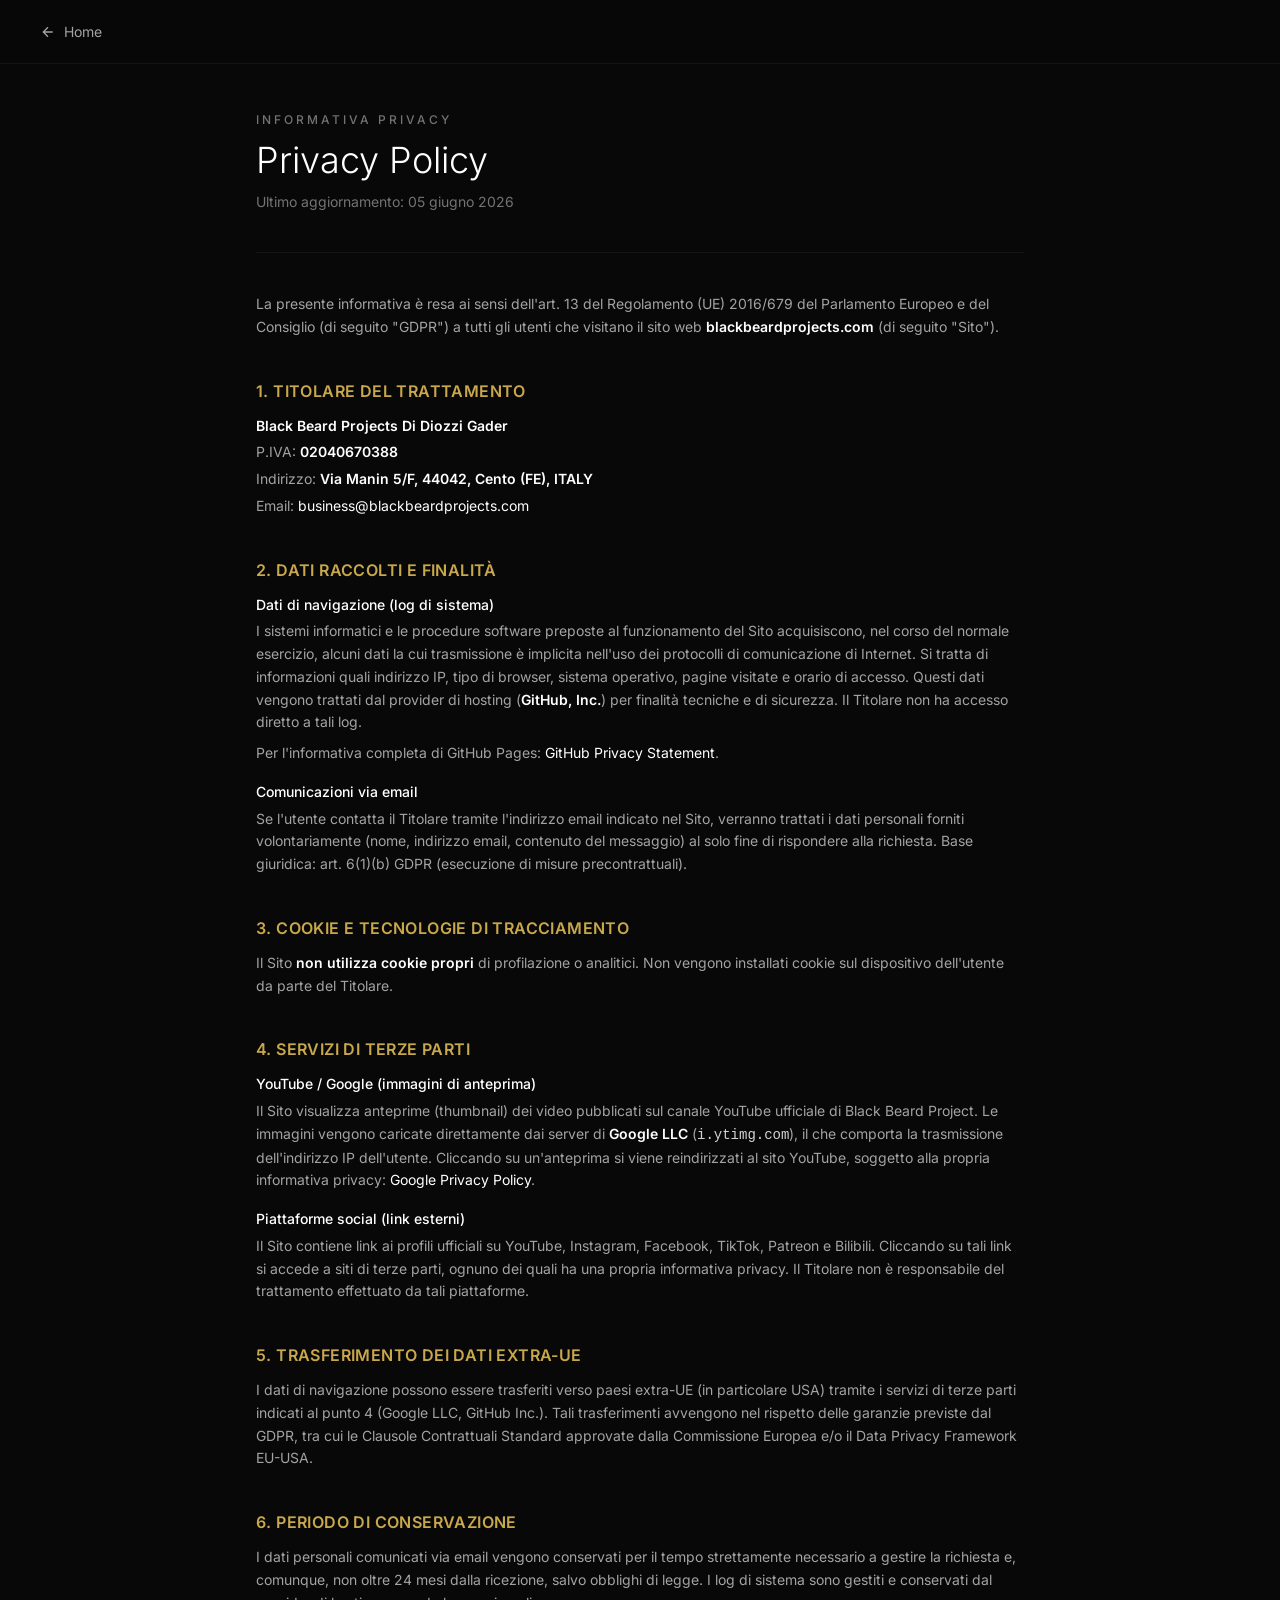
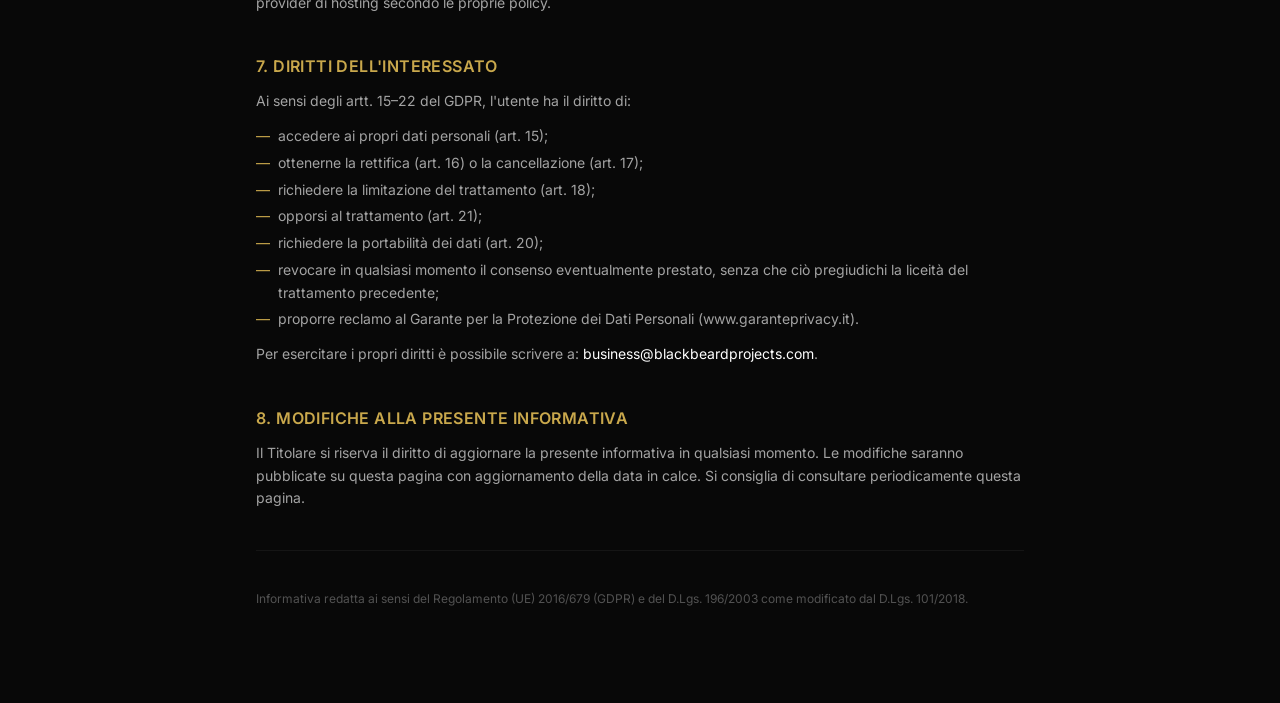
<file: privacy/index.html>
<!DOCTYPE html><html lang="en"> <head><meta charset="UTF-8"><meta name="viewport" content="width=device-width, initial-scale=1.0"><meta name="description" content="Informativa sul trattamento dei dati personali ai sensi del Regolamento UE 2016/679 (GDPR)."><meta property="og:title" content="Privacy Policy — Black Beard Project"><meta property="og:description" content="Informativa sul trattamento dei dati personali ai sensi del Regolamento UE 2016/679 (GDPR)."><meta property="og:image" content="https://blackbeardprojects.com/cover.png"><meta property="og:image:width" content="1200"><meta property="og:image:height" content="630"><meta property="og:url" content="https://blackbeardprojects.com"><meta property="og:type" content="website"><meta name="twitter:card" content="summary_large_image"><meta name="twitter:image" content="https://blackbeardprojects.com/cover.png"><link rel="icon" type="image/svg+xml" href="/Logo1.svg"><link rel="apple-touch-icon" href="/LOGO BIANCO 512.png"><title>Privacy Policy — Black Beard Project</title><link rel="stylesheet" href="/_astro/index.CavbkKPJ.css"></head> <body>   <div class="fixed top-0 left-0 right-0 z-50 h-16 flex items-center px-6 md:px-10 border-b border-white/5 backdrop-blur-md bg-[#080808]/80"> <a href="/" class="flex items-center gap-2 text-sm text-neutral-400 hover:text-white transition-colors duration-200"> <svg width="16" height="16" viewBox="0 0 24 24" fill="none" stroke="currentColor" stroke-width="2" aria-hidden="true"> <path d="M19 12H5M12 5l-7 7 7 7"></path> </svg>
Home
</a> </div> <main class="min-h-screen pt-28 pb-24 px-6"> <div class="max-w-3xl mx-auto flex flex-col gap-10"> <!-- Header --> <div class="flex flex-col gap-3"> <p class="text-xs font-medium tracking-[0.25em] text-neutral-500 uppercase">Informativa Privacy</p> <h1 class="text-3xl md:text-4xl font-light text-white">Privacy Policy</h1> <p class="text-sm text-neutral-500">Ultimo aggiornamento: 05 giugno 2026</p> </div> <hr class="border-white/5"> <!-- Intro --> <div class="flex flex-col gap-4"> <p class="text-sm text-neutral-400 leading-relaxed">
La presente informativa è resa ai sensi dell'art. 13 del Regolamento (UE) 2016/679 del Parlamento Europeo e del Consiglio
          (di seguito "GDPR") a tutti gli utenti che visitano il sito web <strong class="text-white">blackbeardprojects.com</strong>
(di seguito "Sito").
</p> </div> <!-- 1. Titolare --> <div class="flex flex-col gap-3"> <h2 class="text-base font-semibold uppercase tracking-wide" style="color: var(--gold);">1. Titolare del trattamento</h2> <div class="text-sm text-neutral-400 leading-relaxed flex flex-col gap-1"> <p><strong class="text-white">Black Beard Projects Di Diozzi Gader</strong></p> <p>P.IVA: <strong class="text-white">02040670388</strong></p> <p>Indirizzo: <strong class="text-white">Via Manin 5/F, 44042, Cento (FE), ITALY</strong></p> <p>Email: <a href="mailto:business@blackbeardprojects.com" class="text-white hover:underline">business@blackbeardprojects.com</a></p> </div> </div> <!-- 2. Dati raccolti --> <div class="flex flex-col gap-3"> <h2 class="text-base font-semibold uppercase tracking-wide" style="color: var(--gold);">2. Dati raccolti e finalità</h2> <div class="text-sm text-neutral-400 leading-relaxed flex flex-col gap-4"> <div class="flex flex-col gap-1"> <h3 class="text-white font-medium">Dati di navigazione (log di sistema)</h3> <p>
I sistemi informatici e le procedure software preposte al funzionamento del Sito acquisiscono, nel corso del
              normale esercizio, alcuni dati la cui trasmissione è implicita nell'uso dei protocolli di comunicazione di Internet.
              Si tratta di informazioni quali indirizzo IP, tipo di browser, sistema operativo, pagine visitate e orario di accesso.
              Questi dati vengono trattati dal provider di hosting (<strong class="text-white">GitHub, Inc.</strong>) per finalità
              tecniche e di sicurezza. Il Titolare non ha accesso diretto a tali log.
</p> <p class="mt-1">
Per l'informativa completa di GitHub Pages: <a href="https://docs.github.com/en/site-policy/privacy-policies/github-general-privacy-statement" target="_blank" rel="noopener noreferrer" class="text-white hover:underline">GitHub Privacy Statement</a>.
</p> </div> <div class="flex flex-col gap-1"> <h3 class="text-white font-medium">Comunicazioni via email</h3> <p>
Se l'utente contatta il Titolare tramite l'indirizzo email indicato nel Sito, verranno trattati i dati personali
              forniti volontariamente (nome, indirizzo email, contenuto del messaggio) al solo fine di rispondere alla richiesta.
              Base giuridica: art. 6(1)(b) GDPR (esecuzione di misure precontrattuali).
</p> </div> </div> </div> <!-- 3. Cookie --> <div class="flex flex-col gap-3"> <h2 class="text-base font-semibold uppercase tracking-wide" style="color: var(--gold);">3. Cookie e tecnologie di tracciamento</h2> <p class="text-sm text-neutral-400 leading-relaxed">
Il Sito <strong class="text-white">non utilizza cookie propri</strong> di profilazione o analitici.
          Non vengono installati cookie sul dispositivo dell'utente da parte del Titolare.
</p> </div> <!-- 4. Terze parti --> <div class="flex flex-col gap-3"> <h2 class="text-base font-semibold uppercase tracking-wide" style="color: var(--gold);">4. Servizi di terze parti</h2> <div class="text-sm text-neutral-400 leading-relaxed flex flex-col gap-4"> <div class="flex flex-col gap-1"> <h3 class="text-white font-medium">YouTube / Google (immagini di anteprima)</h3> <p>
Il Sito visualizza anteprime (thumbnail) dei video pubblicati sul canale YouTube ufficiale di Black Beard Project.
              Le immagini vengono caricate direttamente dai server di <strong class="text-white">Google LLC</strong> (<code class="text-neutral-300">i.ytimg.com</code>),
              il che comporta la trasmissione dell'indirizzo IP dell'utente. Cliccando su un'anteprima si viene reindirizzati
              al sito YouTube, soggetto alla propria informativa privacy:
<a href="https://policies.google.com/privacy" target="_blank" rel="noopener noreferrer" class="text-white hover:underline">Google Privacy Policy</a>.
</p> </div> <div class="flex flex-col gap-1"> <h3 class="text-white font-medium">Piattaforme social (link esterni)</h3> <p>
Il Sito contiene link ai profili ufficiali su YouTube, Instagram, Facebook, TikTok, Patreon e Bilibili.
              Cliccando su tali link si accede a siti di terze parti, ognuno dei quali ha una propria informativa privacy.
              Il Titolare non è responsabile del trattamento effettuato da tali piattaforme.
</p> </div> </div> </div> <!-- 5. Trasferimento dati --> <div class="flex flex-col gap-3"> <h2 class="text-base font-semibold uppercase tracking-wide" style="color: var(--gold);">5. Trasferimento dei dati extra-UE</h2> <p class="text-sm text-neutral-400 leading-relaxed">
I dati di navigazione possono essere trasferiti verso paesi extra-UE (in particolare USA) tramite i servizi
          di terze parti indicati al punto 4 (Google LLC, GitHub Inc.). Tali trasferimenti avvengono nel rispetto delle
          garanzie previste dal GDPR, tra cui le Clausole Contrattuali Standard approvate dalla Commissione Europea
          e/o il Data Privacy Framework EU-USA.
</p> </div> <!-- 6. Conservazione --> <div class="flex flex-col gap-3"> <h2 class="text-base font-semibold uppercase tracking-wide" style="color: var(--gold);">6. Periodo di conservazione</h2> <p class="text-sm text-neutral-400 leading-relaxed">
I dati personali comunicati via email vengono conservati per il tempo strettamente necessario a gestire la richiesta
          e, comunque, non oltre 24 mesi dalla ricezione, salvo obblighi di legge. I log di sistema sono gestiti e conservati
          dal provider di hosting secondo le proprie policy.
</p> </div> <!-- 7. Diritti --> <div class="flex flex-col gap-3"> <h2 class="text-base font-semibold uppercase tracking-wide" style="color: var(--gold);">7. Diritti dell'interessato</h2> <p class="text-sm text-neutral-400 leading-relaxed">
Ai sensi degli artt. 15–22 del GDPR, l'utente ha il diritto di:
</p> <ul class="text-sm text-neutral-400 leading-relaxed flex flex-col gap-1 list-none"> <li class="flex gap-2"> <span style="color: var(--gold);">—</span> <span>accedere ai propri dati personali (art. 15);</span> </li><li class="flex gap-2"> <span style="color: var(--gold);">—</span> <span>ottenerne la rettifica (art. 16) o la cancellazione (art. 17);</span> </li><li class="flex gap-2"> <span style="color: var(--gold);">—</span> <span>richiedere la limitazione del trattamento (art. 18);</span> </li><li class="flex gap-2"> <span style="color: var(--gold);">—</span> <span>opporsi al trattamento (art. 21);</span> </li><li class="flex gap-2"> <span style="color: var(--gold);">—</span> <span>richiedere la portabilità dei dati (art. 20);</span> </li><li class="flex gap-2"> <span style="color: var(--gold);">—</span> <span>revocare in qualsiasi momento il consenso eventualmente prestato, senza che ciò pregiudichi la liceità del trattamento precedente;</span> </li><li class="flex gap-2"> <span style="color: var(--gold);">—</span> <span>proporre reclamo al Garante per la Protezione dei Dati Personali (www.garanteprivacy.it).</span> </li> </ul> <p class="text-sm text-neutral-400 leading-relaxed">
Per esercitare i propri diritti è possibile scrivere a:
<a href="mailto:business@blackbeardprojects.com" class="text-white hover:underline">business@blackbeardprojects.com</a>.
</p> </div> <!-- 8. Modifiche --> <div class="flex flex-col gap-3"> <h2 class="text-base font-semibold uppercase tracking-wide" style="color: var(--gold);">8. Modifiche alla presente informativa</h2> <p class="text-sm text-neutral-400 leading-relaxed">
Il Titolare si riserva il diritto di aggiornare la presente informativa in qualsiasi momento.
          Le modifiche saranno pubblicate su questa pagina con aggiornamento della data in calce.
          Si consiglia di consultare periodicamente questa pagina.
</p> </div> <hr class="border-white/5"> <p class="text-xs text-neutral-600">
Informativa redatta ai sensi del Regolamento (UE) 2016/679 (GDPR) e del D.Lgs. 196/2003 come modificato dal D.Lgs. 101/2018.
</p> </div> </main>  </body></html>
</file>
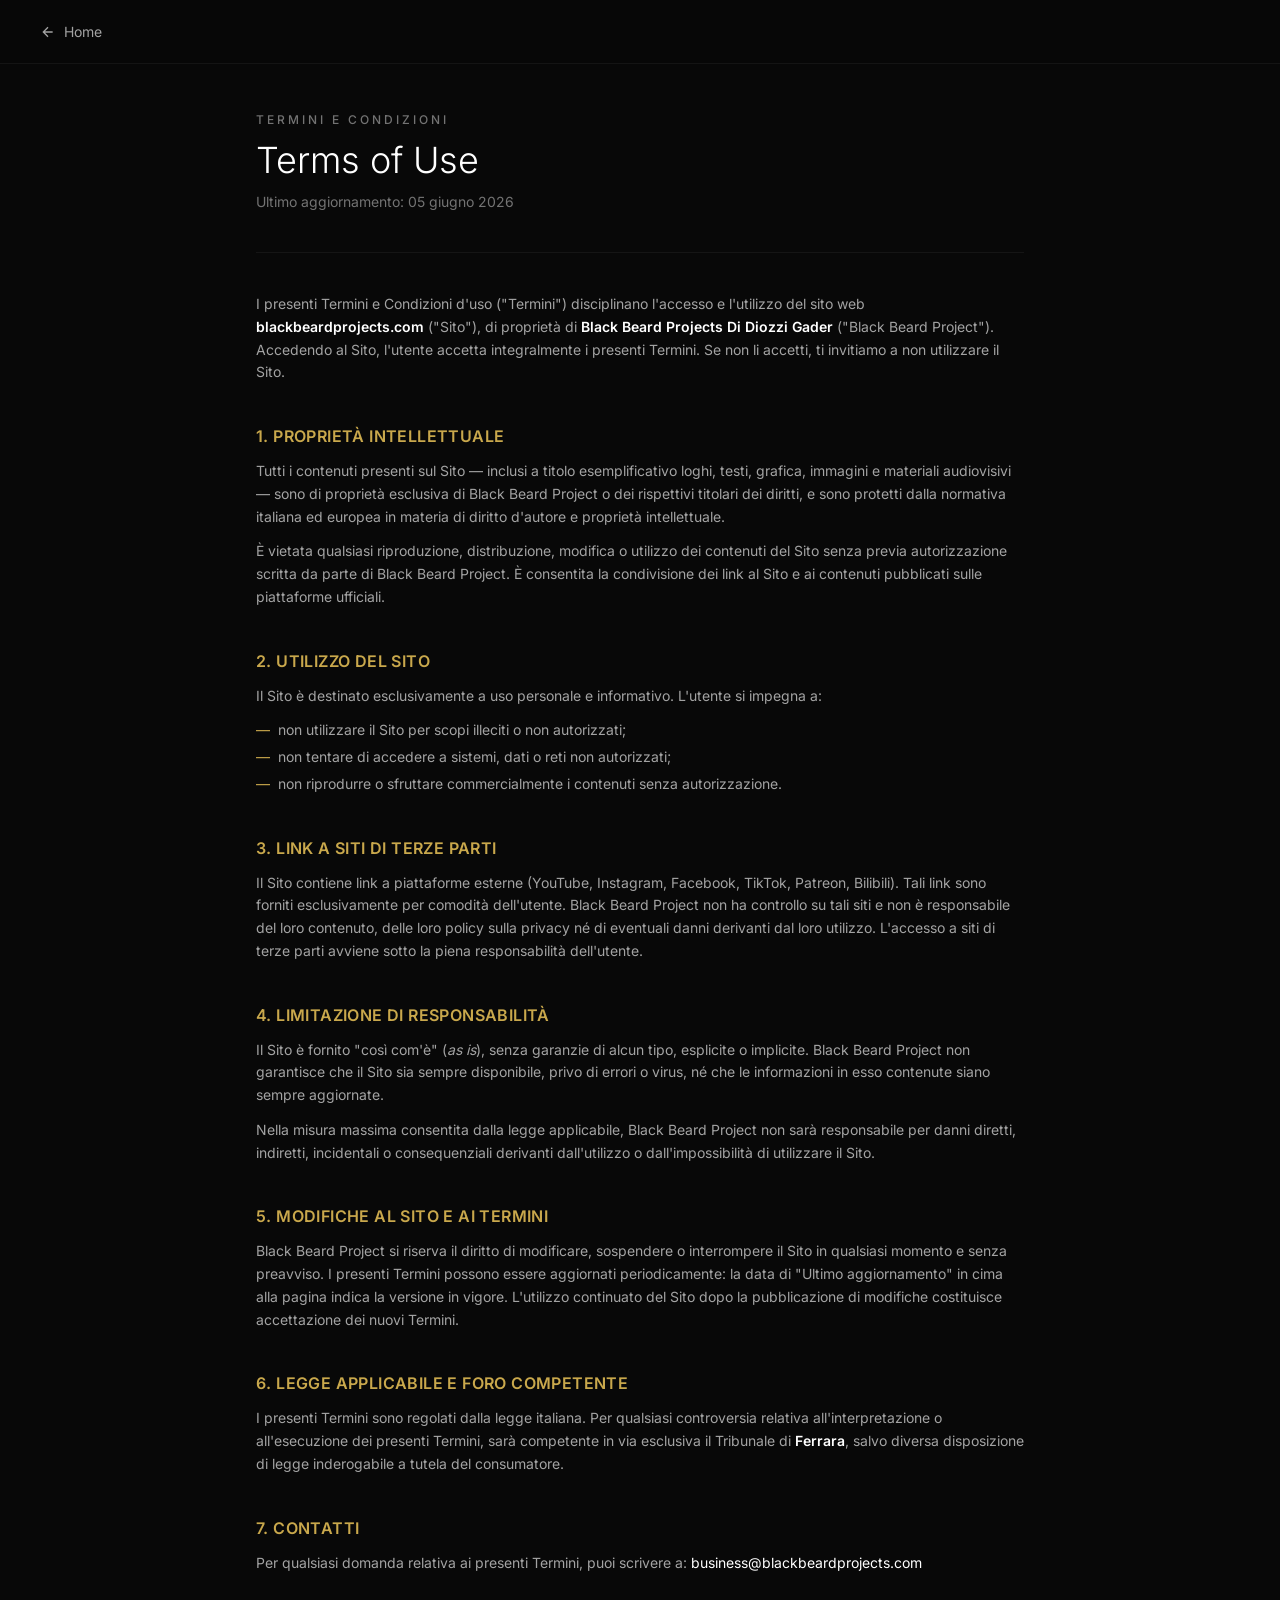
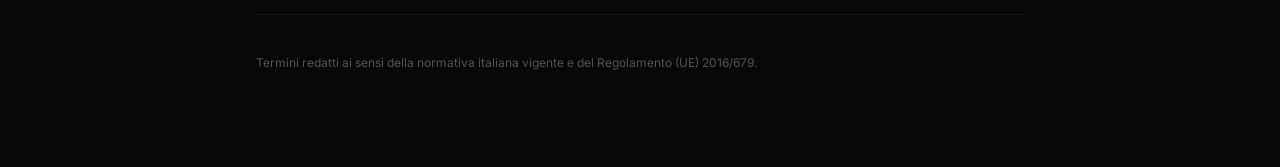
<file: terms/index.html>
<!DOCTYPE html><html lang="en"> <head><meta charset="UTF-8"><meta name="viewport" content="width=device-width, initial-scale=1.0"><meta name="description" content="Termini e condizioni d'uso del sito web Black Beard Project."><meta property="og:title" content="Terms of Use — Black Beard Project"><meta property="og:description" content="Termini e condizioni d'uso del sito web Black Beard Project."><meta property="og:image" content="https://blackbeardprojects.com/cover.png"><meta property="og:image:width" content="1200"><meta property="og:image:height" content="630"><meta property="og:url" content="https://blackbeardprojects.com"><meta property="og:type" content="website"><meta name="twitter:card" content="summary_large_image"><meta name="twitter:image" content="https://blackbeardprojects.com/cover.png"><link rel="icon" type="image/svg+xml" href="/Logo1.svg"><link rel="apple-touch-icon" href="/LOGO BIANCO 512.png"><title>Terms of Use — Black Beard Project</title><link rel="stylesheet" href="/_astro/index.CavbkKPJ.css"></head> <body>   <div class="fixed top-0 left-0 right-0 z-50 h-16 flex items-center px-6 md:px-10 border-b border-white/5 backdrop-blur-md bg-[#080808]/80"> <a href="/" class="flex items-center gap-2 text-sm text-neutral-400 hover:text-white transition-colors duration-200"> <svg width="16" height="16" viewBox="0 0 24 24" fill="none" stroke="currentColor" stroke-width="2" aria-hidden="true"> <path d="M19 12H5M12 5l-7 7 7 7"></path> </svg>
Home
</a> </div> <main class="min-h-screen pt-28 pb-24 px-6"> <div class="max-w-3xl mx-auto flex flex-col gap-10"> <!-- Header --> <div class="flex flex-col gap-3"> <p class="text-xs font-medium tracking-[0.25em] text-neutral-500 uppercase">Termini e Condizioni</p> <h1 class="text-3xl md:text-4xl font-light text-white">Terms of Use</h1> <p class="text-sm text-neutral-500">Ultimo aggiornamento: 05 giugno 2026</p> </div> <hr class="border-white/5"> <!-- Intro --> <p class="text-sm text-neutral-400 leading-relaxed">
I presenti Termini e Condizioni d'uso ("Termini") disciplinano l'accesso e l'utilizzo del sito web
<strong class="text-white">blackbeardprojects.com</strong> ("Sito"), di proprietà di
<strong class="text-white">Black Beard Projects Di Diozzi Gader</strong> ("Black Beard Project").
        Accedendo al Sito, l'utente accetta integralmente i presenti Termini. Se non li accetti,
        ti invitiamo a non utilizzare il Sito.
</p> <!-- 1. Proprietà intellettuale --> <div class="flex flex-col gap-3"> <h2 class="text-base font-semibold uppercase tracking-wide" style="color: var(--gold);">1. Proprietà intellettuale</h2> <div class="text-sm text-neutral-400 leading-relaxed flex flex-col gap-3"> <p>
Tutti i contenuti presenti sul Sito — inclusi a titolo esemplificativo loghi, testi, grafica,
            immagini e materiali audiovisivi — sono di proprietà esclusiva di Black Beard Project o dei
            rispettivi titolari dei diritti, e sono protetti dalla normativa italiana ed europea in materia
            di diritto d'autore e proprietà intellettuale.
</p> <p>
È vietata qualsiasi riproduzione, distribuzione, modifica o utilizzo dei contenuti del Sito
            senza previa autorizzazione scritta da parte di Black Beard Project.
            È consentita la condivisione dei link al Sito e ai contenuti pubblicati sulle piattaforme ufficiali.
</p> </div> </div> <!-- 2. Utilizzo del sito --> <div class="flex flex-col gap-3"> <h2 class="text-base font-semibold uppercase tracking-wide" style="color: var(--gold);">2. Utilizzo del sito</h2> <div class="text-sm text-neutral-400 leading-relaxed flex flex-col gap-3"> <p>Il Sito è destinato esclusivamente a uso personale e informativo. L'utente si impegna a:</p> <ul class="flex flex-col gap-1 list-none"> <li class="flex gap-2"> <span style="color: var(--gold);">—</span> <span>non utilizzare il Sito per scopi illeciti o non autorizzati;</span> </li><li class="flex gap-2"> <span style="color: var(--gold);">—</span> <span>non tentare di accedere a sistemi, dati o reti non autorizzati;</span> </li><li class="flex gap-2"> <span style="color: var(--gold);">—</span> <span>non riprodurre o sfruttare commercialmente i contenuti senza autorizzazione.</span> </li> </ul> </div> </div> <!-- 3. Link esterni --> <div class="flex flex-col gap-3"> <h2 class="text-base font-semibold uppercase tracking-wide" style="color: var(--gold);">3. Link a siti di terze parti</h2> <p class="text-sm text-neutral-400 leading-relaxed">
Il Sito contiene link a piattaforme esterne (YouTube, Instagram, Facebook, TikTok, Patreon, Bilibili).
          Tali link sono forniti esclusivamente per comodità dell'utente. Black Beard Project non ha controllo
          su tali siti e non è responsabile del loro contenuto, delle loro policy sulla privacy né di eventuali
          danni derivanti dal loro utilizzo. L'accesso a siti di terze parti avviene sotto la piena
          responsabilità dell'utente.
</p> </div> <!-- 4. Limitazione di responsabilità --> <div class="flex flex-col gap-3"> <h2 class="text-base font-semibold uppercase tracking-wide" style="color: var(--gold);">4. Limitazione di responsabilità</h2> <div class="text-sm text-neutral-400 leading-relaxed flex flex-col gap-3"> <p>
Il Sito è fornito "così com'è" (<em>as is</em>), senza garanzie di alcun tipo, esplicite o implicite.
            Black Beard Project non garantisce che il Sito sia sempre disponibile, privo di errori o virus,
            né che le informazioni in esso contenute siano sempre aggiornate.
</p> <p>
Nella misura massima consentita dalla legge applicabile, Black Beard Project non sarà responsabile
            per danni diretti, indiretti, incidentali o consequenziali derivanti dall'utilizzo o
            dall'impossibilità di utilizzare il Sito.
</p> </div> </div> <!-- 5. Modifiche al sito e ai termini --> <div class="flex flex-col gap-3"> <h2 class="text-base font-semibold uppercase tracking-wide" style="color: var(--gold);">5. Modifiche al sito e ai termini</h2> <p class="text-sm text-neutral-400 leading-relaxed">
Black Beard Project si riserva il diritto di modificare, sospendere o interrompere il Sito in
          qualsiasi momento e senza preavviso. I presenti Termini possono essere aggiornati periodicamente:
          la data di "Ultimo aggiornamento" in cima alla pagina indica la versione in vigore.
          L'utilizzo continuato del Sito dopo la pubblicazione di modifiche costituisce accettazione
          dei nuovi Termini.
</p> </div> <!-- 6. Legge applicabile --> <div class="flex flex-col gap-3"> <h2 class="text-base font-semibold uppercase tracking-wide" style="color: var(--gold);">6. Legge applicabile e foro competente</h2> <p class="text-sm text-neutral-400 leading-relaxed">
I presenti Termini sono regolati dalla legge italiana. Per qualsiasi controversia relativa
          all'interpretazione o all'esecuzione dei presenti Termini, sarà competente in via esclusiva
          il Tribunale di <strong class="text-white">Ferrara</strong>, salvo diversa disposizione
          di legge inderogabile a tutela del consumatore.
</p> </div> <!-- 7. Contatti --> <div class="flex flex-col gap-3"> <h2 class="text-base font-semibold uppercase tracking-wide" style="color: var(--gold);">7. Contatti</h2> <p class="text-sm text-neutral-400 leading-relaxed">
Per qualsiasi domanda relativa ai presenti Termini, puoi scrivere a:
<a href="mailto:business@blackbeardprojects.com" class="text-white hover:underline">
business@blackbeardprojects.com
</a> </p> </div> <hr class="border-white/5"> <p class="text-xs text-neutral-600">
Termini redatti ai sensi della normativa italiana vigente e del Regolamento (UE) 2016/679.
</p> </div> </main>  </body></html>
</file>
<file: _astro/index.CavbkKPJ.css>
*,:before,:after{--tw-border-spacing-x: 0;--tw-border-spacing-y: 0;--tw-translate-x: 0;--tw-translate-y: 0;--tw-rotate: 0;--tw-skew-x: 0;--tw-skew-y: 0;--tw-scale-x: 1;--tw-scale-y: 1;--tw-pan-x: ;--tw-pan-y: ;--tw-pinch-zoom: ;--tw-scroll-snap-strictness: proximity;--tw-gradient-from-position: ;--tw-gradient-via-position: ;--tw-gradient-to-position: ;--tw-ordinal: ;--tw-slashed-zero: ;--tw-numeric-figure: ;--tw-numeric-spacing: ;--tw-numeric-fraction: ;--tw-ring-inset: ;--tw-ring-offset-width: 0px;--tw-ring-offset-color: #fff;--tw-ring-color: rgb(59 130 246 / .5);--tw-ring-offset-shadow: 0 0 #0000;--tw-ring-shadow: 0 0 #0000;--tw-shadow: 0 0 #0000;--tw-shadow-colored: 0 0 #0000;--tw-blur: ;--tw-brightness: ;--tw-contrast: ;--tw-grayscale: ;--tw-hue-rotate: ;--tw-invert: ;--tw-saturate: ;--tw-sepia: ;--tw-drop-shadow: ;--tw-backdrop-blur: ;--tw-backdrop-brightness: ;--tw-backdrop-contrast: ;--tw-backdrop-grayscale: ;--tw-backdrop-hue-rotate: ;--tw-backdrop-invert: ;--tw-backdrop-opacity: ;--tw-backdrop-saturate: ;--tw-backdrop-sepia: ;--tw-contain-size: ;--tw-contain-layout: ;--tw-contain-paint: ;--tw-contain-style: }::backdrop{--tw-border-spacing-x: 0;--tw-border-spacing-y: 0;--tw-translate-x: 0;--tw-translate-y: 0;--tw-rotate: 0;--tw-skew-x: 0;--tw-skew-y: 0;--tw-scale-x: 1;--tw-scale-y: 1;--tw-pan-x: ;--tw-pan-y: ;--tw-pinch-zoom: ;--tw-scroll-snap-strictness: proximity;--tw-gradient-from-position: ;--tw-gradient-via-position: ;--tw-gradient-to-position: ;--tw-ordinal: ;--tw-slashed-zero: ;--tw-numeric-figure: ;--tw-numeric-spacing: ;--tw-numeric-fraction: ;--tw-ring-inset: ;--tw-ring-offset-width: 0px;--tw-ring-offset-color: #fff;--tw-ring-color: rgb(59 130 246 / .5);--tw-ring-offset-shadow: 0 0 #0000;--tw-ring-shadow: 0 0 #0000;--tw-shadow: 0 0 #0000;--tw-shadow-colored: 0 0 #0000;--tw-blur: ;--tw-brightness: ;--tw-contrast: ;--tw-grayscale: ;--tw-hue-rotate: ;--tw-invert: ;--tw-saturate: ;--tw-sepia: ;--tw-drop-shadow: ;--tw-backdrop-blur: ;--tw-backdrop-brightness: ;--tw-backdrop-contrast: ;--tw-backdrop-grayscale: ;--tw-backdrop-hue-rotate: ;--tw-backdrop-invert: ;--tw-backdrop-opacity: ;--tw-backdrop-saturate: ;--tw-backdrop-sepia: ;--tw-contain-size: ;--tw-contain-layout: ;--tw-contain-paint: ;--tw-contain-style: }*,:before,:after{box-sizing:border-box;border-width:0;border-style:solid;border-color:#e5e7eb}:before,:after{--tw-content: ""}html,:host{line-height:1.5;-webkit-text-size-adjust:100%;-moz-tab-size:4;-o-tab-size:4;tab-size:4;font-family:Inter,system-ui,sans-serif;font-feature-settings:normal;font-variation-settings:normal;-webkit-tap-highlight-color:transparent}body{margin:0;line-height:inherit}hr{height:0;color:inherit;border-top-width:1px}abbr:where([title]){-webkit-text-decoration:underline dotted;text-decoration:underline dotted}h1,h2,h3,h4,h5,h6{font-size:inherit;font-weight:inherit}a{color:inherit;text-decoration:inherit}b,strong{font-weight:bolder}code,kbd,samp,pre{font-family:ui-monospace,SFMono-Regular,Menlo,Monaco,Consolas,Liberation Mono,Courier New,monospace;font-feature-settings:normal;font-variation-settings:normal;font-size:1em}small{font-size:80%}sub,sup{font-size:75%;line-height:0;position:relative;vertical-align:baseline}sub{bottom:-.25em}sup{top:-.5em}table{text-indent:0;border-color:inherit;border-collapse:collapse}button,input,optgroup,select,textarea{font-family:inherit;font-feature-settings:inherit;font-variation-settings:inherit;font-size:100%;font-weight:inherit;line-height:inherit;letter-spacing:inherit;color:inherit;margin:0;padding:0}button,select{text-transform:none}button,input:where([type=button]),input:where([type=reset]),input:where([type=submit]){-webkit-appearance:button;background-color:transparent;background-image:none}:-moz-focusring{outline:auto}:-moz-ui-invalid{box-shadow:none}progress{vertical-align:baseline}::-webkit-inner-spin-button,::-webkit-outer-spin-button{height:auto}[type=search]{-webkit-appearance:textfield;outline-offset:-2px}::-webkit-search-decoration{-webkit-appearance:none}::-webkit-file-upload-button{-webkit-appearance:button;font:inherit}summary{display:list-item}blockquote,dl,dd,h1,h2,h3,h4,h5,h6,hr,figure,p,pre{margin:0}fieldset{margin:0;padding:0}legend{padding:0}ol,ul,menu{list-style:none;margin:0;padding:0}dialog{padding:0}textarea{resize:vertical}input::-moz-placeholder,textarea::-moz-placeholder{opacity:1;color:#9ca3af}input::placeholder,textarea::placeholder{opacity:1;color:#9ca3af}button,[role=button]{cursor:pointer}:disabled{cursor:default}img,svg,video,canvas,audio,iframe,embed,object{display:block;vertical-align:middle}img,video{max-width:100%;height:auto}[hidden]:where(:not([hidden=until-found])){display:none}.fixed{position:fixed}.absolute{position:absolute}.relative{position:relative}.inset-0{inset:0}.left-0{left:0}.right-0{right:0}.top-0{top:0}.z-0{z-index:0}.z-10{z-index:10}.z-50{z-index:50}.mx-auto{margin-left:auto;margin-right:auto}.mt-1{margin-top:.25rem}.mt-16{margin-top:4rem}.mt-2{margin-top:.5rem}.line-clamp-2{overflow:hidden;display:-webkit-box;-webkit-box-orient:vertical;-webkit-line-clamp:2}.block{display:block}.flex{display:flex}.grid{display:grid}.hidden{display:none}.aspect-square{aspect-ratio:1 / 1}.aspect-video{aspect-ratio:16 / 9}.h-12{height:3rem}.h-16{height:4rem}.h-3{height:.75rem}.h-4{height:1rem}.h-8{height:2rem}.h-full{height:100%}.h-px{height:1px}.min-h-screen{min-height:100vh}.w-12{width:3rem}.w-48{width:12rem}.w-8{width:2rem}.w-auto{width:auto}.w-full{width:100%}.w-px{width:1px}.max-w-3xl{max-width:48rem}.max-w-6xl{max-width:72rem}.max-w-sm{max-width:24rem}.max-w-xl{max-width:36rem}.transform{transform:translate(var(--tw-translate-x),var(--tw-translate-y)) rotate(var(--tw-rotate)) skew(var(--tw-skew-x)) skewY(var(--tw-skew-y)) scaleX(var(--tw-scale-x)) scaleY(var(--tw-scale-y))}.list-none{list-style-type:none}.grid-cols-1{grid-template-columns:repeat(1,minmax(0,1fr))}.grid-cols-2{grid-template-columns:repeat(2,minmax(0,1fr))}.flex-col{flex-direction:column}.items-center{align-items:center}.justify-center{justify-content:center}.justify-between{justify-content:space-between}.gap-1{gap:.25rem}.gap-10{gap:2.5rem}.gap-12{gap:3rem}.gap-2{gap:.5rem}.gap-3{gap:.75rem}.gap-4{gap:1rem}.gap-5{gap:1.25rem}.gap-8{gap:2rem}.overflow-hidden{overflow:hidden}.whitespace-nowrap{white-space:nowrap}.rounded-full{border-radius:9999px}.rounded-lg{border-radius:.5rem}.border{border-width:1px}.border-b{border-bottom-width:1px}.border-t{border-top-width:1px}.border-white\/5{border-color:#ffffff0d}.bg-\[\#080808\]\/80{background-color:#080808cc}.bg-black\/30{background-color:#0000004d}.bg-black\/50{background-color:#00000080}.bg-neutral-900{--tw-bg-opacity: 1;background-color:rgb(23 23 23 / var(--tw-bg-opacity, 1))}.bg-white\/10{background-color:#ffffff1a}.bg-gradient-to-b{background-image:linear-gradient(to bottom,var(--tw-gradient-stops))}.from-white\/20{--tw-gradient-from: rgb(255 255 255 / .2) var(--tw-gradient-from-position);--tw-gradient-to: rgb(255 255 255 / 0) var(--tw-gradient-to-position);--tw-gradient-stops: var(--tw-gradient-from), var(--tw-gradient-to)}.to-transparent{--tw-gradient-to: transparent var(--tw-gradient-to-position)}.object-cover{-o-object-fit:cover;object-fit:cover}.px-4{padding-left:1rem;padding-right:1rem}.px-6{padding-left:1.5rem;padding-right:1.5rem}.py-12{padding-top:3rem;padding-bottom:3rem}.pb-12{padding-bottom:3rem}.pb-24{padding-bottom:6rem}.pb-4{padding-bottom:1rem}.pt-12{padding-top:3rem}.pt-16{padding-top:4rem}.pt-24{padding-top:6rem}.pt-28{padding-top:7rem}.text-center{text-align:center}.text-3xl{font-size:1.875rem;line-height:2.25rem}.text-\[10px\]{font-size:10px}.text-base{font-size:1rem;line-height:1.5rem}.text-sm{font-size:.875rem;line-height:1.25rem}.text-xl{font-size:1.25rem;line-height:1.75rem}.text-xs{font-size:.75rem;line-height:1rem}.font-light{font-weight:300}.font-medium{font-weight:500}.font-semibold{font-weight:600}.uppercase{text-transform:uppercase}.leading-relaxed{line-height:1.625}.leading-snug{line-height:1.375}.leading-tight{line-height:1.25}.tracking-\[0\.25em\]{letter-spacing:.25em}.tracking-\[0\.2em\]{letter-spacing:.2em}.tracking-tight{letter-spacing:-.025em}.tracking-wide{letter-spacing:.025em}.tracking-widest{letter-spacing:.1em}.text-neutral-300{--tw-text-opacity: 1;color:rgb(212 212 212 / var(--tw-text-opacity, 1))}.text-neutral-400{--tw-text-opacity: 1;color:rgb(163 163 163 / var(--tw-text-opacity, 1))}.text-neutral-500{--tw-text-opacity: 1;color:rgb(115 115 115 / var(--tw-text-opacity, 1))}.text-neutral-600{--tw-text-opacity: 1;color:rgb(82 82 82 / var(--tw-text-opacity, 1))}.text-neutral-700{--tw-text-opacity: 1;color:rgb(64 64 64 / var(--tw-text-opacity, 1))}.text-white{--tw-text-opacity: 1;color:rgb(255 255 255 / var(--tw-text-opacity, 1))}.antialiased{-webkit-font-smoothing:antialiased;-moz-osx-font-smoothing:grayscale}.opacity-0{opacity:0}.opacity-70{opacity:.7}.drop-shadow{--tw-drop-shadow: drop-shadow(0 1px 2px rgb(0 0 0 / .1)) drop-shadow(0 1px 1px rgb(0 0 0 / .06));filter:var(--tw-blur) var(--tw-brightness) var(--tw-contrast) var(--tw-grayscale) var(--tw-hue-rotate) var(--tw-invert) var(--tw-saturate) var(--tw-sepia) var(--tw-drop-shadow)}.drop-shadow-2xl{--tw-drop-shadow: drop-shadow(0 25px 25px rgb(0 0 0 / .15));filter:var(--tw-blur) var(--tw-brightness) var(--tw-contrast) var(--tw-grayscale) var(--tw-hue-rotate) var(--tw-invert) var(--tw-saturate) var(--tw-sepia) var(--tw-drop-shadow)}.drop-shadow-lg{--tw-drop-shadow: drop-shadow(0 10px 8px rgb(0 0 0 / .04)) drop-shadow(0 4px 3px rgb(0 0 0 / .1));filter:var(--tw-blur) var(--tw-brightness) var(--tw-contrast) var(--tw-grayscale) var(--tw-hue-rotate) var(--tw-invert) var(--tw-saturate) var(--tw-sepia) var(--tw-drop-shadow)}.filter{filter:var(--tw-blur) var(--tw-brightness) var(--tw-contrast) var(--tw-grayscale) var(--tw-hue-rotate) var(--tw-invert) var(--tw-saturate) var(--tw-sepia) var(--tw-drop-shadow)}.backdrop-blur-md{--tw-backdrop-blur: blur(12px);backdrop-filter:var(--tw-backdrop-blur) var(--tw-backdrop-brightness) var(--tw-backdrop-contrast) var(--tw-backdrop-grayscale) var(--tw-backdrop-hue-rotate) var(--tw-backdrop-invert) var(--tw-backdrop-opacity) var(--tw-backdrop-saturate) var(--tw-backdrop-sepia)}.backdrop-blur-sm{--tw-backdrop-blur: blur(4px);backdrop-filter:var(--tw-backdrop-blur) var(--tw-backdrop-brightness) var(--tw-backdrop-contrast) var(--tw-backdrop-grayscale) var(--tw-backdrop-hue-rotate) var(--tw-backdrop-invert) var(--tw-backdrop-opacity) var(--tw-backdrop-saturate) var(--tw-backdrop-sepia)}.transition-all{transition-property:all;transition-timing-function:cubic-bezier(.4,0,.2,1);transition-duration:.15s}.transition-colors{transition-property:color,background-color,border-color,text-decoration-color,fill,stroke;transition-timing-function:cubic-bezier(.4,0,.2,1);transition-duration:.15s}.transition-opacity{transition-property:opacity;transition-timing-function:cubic-bezier(.4,0,.2,1);transition-duration:.15s}.transition-transform{transition-property:transform;transition-timing-function:cubic-bezier(.4,0,.2,1);transition-duration:.15s}.duration-1000{transition-duration:1s}.duration-200{transition-duration:.2s}.duration-300{transition-duration:.3s}.hover\:scale-110:hover{--tw-scale-x: 1.1;--tw-scale-y: 1.1;transform:translate(var(--tw-translate-x),var(--tw-translate-y)) rotate(var(--tw-rotate)) skew(var(--tw-skew-x)) skewY(var(--tw-skew-y)) scaleX(var(--tw-scale-x)) scaleY(var(--tw-scale-y))}.hover\:border-white\/15:hover{border-color:#ffffff26}.hover\:text-\[var\(--gold\)\]:hover{color:var(--gold)}.hover\:text-neutral-400:hover{--tw-text-opacity: 1;color:rgb(163 163 163 / var(--tw-text-opacity, 1))}.hover\:text-white:hover{--tw-text-opacity: 1;color:rgb(255 255 255 / var(--tw-text-opacity, 1))}.hover\:underline:hover{text-decoration-line:underline}.group:hover .group-hover\:scale-105{--tw-scale-x: 1.05;--tw-scale-y: 1.05;transform:translate(var(--tw-translate-x),var(--tw-translate-y)) rotate(var(--tw-rotate)) skew(var(--tw-skew-x)) skewY(var(--tw-skew-y)) scaleX(var(--tw-scale-x)) scaleY(var(--tw-scale-y))}.group:hover .group-hover\:text-white{--tw-text-opacity: 1;color:rgb(255 255 255 / var(--tw-text-opacity, 1))}.group:hover .group-hover\:opacity-100{opacity:1}@media (min-width: 640px){.sm\:flex{display:flex}.sm\:grid-cols-2{grid-template-columns:repeat(2,minmax(0,1fr))}}@media (min-width: 768px){.md\:block{display:block}.md\:inline{display:inline}.md\:hidden{display:none}.md\:w-64{width:16rem}.md\:grid-cols-3{grid-template-columns:repeat(3,minmax(0,1fr))}.md\:items-start{align-items:flex-start}.md\:items-end{align-items:flex-end}.md\:gap-6{gap:1.5rem}.md\:px-10{padding-left:2.5rem;padding-right:2.5rem}.md\:text-4xl{font-size:2.25rem;line-height:2.5rem}.md\:text-lg{font-size:1.125rem;line-height:1.75rem}}@media (min-width: 1024px){.lg\:w-72{width:18rem}.lg\:max-w-none{max-width:none}.lg\:grid-cols-2{grid-template-columns:repeat(2,minmax(0,1fr))}.lg\:grid-cols-3{grid-template-columns:repeat(3,minmax(0,1fr))}.lg\:grid-cols-4{grid-template-columns:repeat(4,minmax(0,1fr))}.lg\:justify-end{justify-content:flex-end}.lg\:gap-20{gap:5rem}.lg\:text-5xl{font-size:3rem;line-height:1}}@font-face{font-family:Inter;font-style:normal;font-display:swap;font-weight:300;src:url(/_astro/inter-cyrillic-ext-300-normal.CgCALhwJ.woff2) format("woff2"),url(/_astro/inter-cyrillic-ext-300-normal.RId2JxDB.woff) format("woff");unicode-range:U+0460-052F,U+1C80-1C8A,U+20B4,U+2DE0-2DFF,U+A640-A69F,U+FE2E-FE2F}@font-face{font-family:Inter;font-style:normal;font-display:swap;font-weight:300;src:url(/_astro/inter-cyrillic-300-normal.BnqRxXuy.woff2) format("woff2"),url(/_astro/inter-cyrillic-300-normal.LR1W_oT8.woff) format("woff");unicode-range:U+0301,U+0400-045F,U+0490-0491,U+04B0-04B1,U+2116}@font-face{font-family:Inter;font-style:normal;font-display:swap;font-weight:300;src:url(/_astro/inter-greek-ext-300-normal.l2DDyC6M.woff2) format("woff2"),url(/_astro/inter-greek-ext-300-normal.DLbbeei1.woff) format("woff");unicode-range:U+1F00-1FFF}@font-face{font-family:Inter;font-style:normal;font-display:swap;font-weight:300;src:url(/_astro/inter-greek-300-normal.DmGD3g_f.woff2) format("woff2"),url(/_astro/inter-greek-300-normal.BrhSP0vQ.woff) format("woff");unicode-range:U+0370-0377,U+037A-037F,U+0384-038A,U+038C,U+038E-03A1,U+03A3-03FF}@font-face{font-family:Inter;font-style:normal;font-display:swap;font-weight:300;src:url(/_astro/inter-vietnamese-300-normal.Bdr24Bqb.woff2) format("woff2"),url(/_astro/inter-vietnamese-300-normal.DDGmYYdT.woff) format("woff");unicode-range:U+0102-0103,U+0110-0111,U+0128-0129,U+0168-0169,U+01A0-01A1,U+01AF-01B0,U+0300-0301,U+0303-0304,U+0308-0309,U+0323,U+0329,U+1EA0-1EF9,U+20AB}@font-face{font-family:Inter;font-style:normal;font-display:swap;font-weight:300;src:url(/_astro/inter-latin-ext-300-normal.CPgO9Ksf.woff2) format("woff2"),url(/_astro/inter-latin-ext-300-normal.Dp1L8vcn.woff) format("woff");unicode-range:U+0100-02BA,U+02BD-02C5,U+02C7-02CC,U+02CE-02D7,U+02DD-02FF,U+0304,U+0308,U+0329,U+1D00-1DBF,U+1E00-1E9F,U+1EF2-1EFF,U+2020,U+20A0-20AB,U+20AD-20C0,U+2113,U+2C60-2C7F,U+A720-A7FF}@font-face{font-family:Inter;font-style:normal;font-display:swap;font-weight:300;src:url(/_astro/inter-latin-300-normal.BVlfKGgI.woff2) format("woff2"),url(/_astro/inter-latin-300-normal.i8F0SvXL.woff) format("woff");unicode-range:U+0000-00FF,U+0131,U+0152-0153,U+02BB-02BC,U+02C6,U+02DA,U+02DC,U+0304,U+0308,U+0329,U+2000-206F,U+20AC,U+2122,U+2191,U+2193,U+2212,U+2215,U+FEFF,U+FFFD}@font-face{font-family:Inter;font-style:normal;font-display:swap;font-weight:400;src:url(/_astro/inter-cyrillic-ext-400-normal.BQZuk6qB.woff2) format("woff2"),url(/_astro/inter-cyrillic-ext-400-normal.DQukG94-.woff) format("woff");unicode-range:U+0460-052F,U+1C80-1C8A,U+20B4,U+2DE0-2DFF,U+A640-A69F,U+FE2E-FE2F}@font-face{font-family:Inter;font-style:normal;font-display:swap;font-weight:400;src:url(/_astro/inter-cyrillic-400-normal.obahsSVq.woff2) format("woff2"),url(/_astro/inter-cyrillic-400-normal.HOLc17fK.woff) format("woff");unicode-range:U+0301,U+0400-045F,U+0490-0491,U+04B0-04B1,U+2116}@font-face{font-family:Inter;font-style:normal;font-display:swap;font-weight:400;src:url(/_astro/inter-greek-ext-400-normal.DGGRlc-M.woff2) format("woff2"),url(/_astro/inter-greek-ext-400-normal.KugGGMne.woff) format("woff");unicode-range:U+1F00-1FFF}@font-face{font-family:Inter;font-style:normal;font-display:swap;font-weight:400;src:url(/_astro/inter-greek-400-normal.B4URO6DV.woff2) format("woff2"),url(/_astro/inter-greek-400-normal.q2sYcFCs.woff) format("woff");unicode-range:U+0370-0377,U+037A-037F,U+0384-038A,U+038C,U+038E-03A1,U+03A3-03FF}@font-face{font-family:Inter;font-style:normal;font-display:swap;font-weight:400;src:url(/_astro/inter-vietnamese-400-normal.DMkecbls.woff2) format("woff2"),url(/_astro/inter-vietnamese-400-normal.Bbgyi5SW.woff) format("woff");unicode-range:U+0102-0103,U+0110-0111,U+0128-0129,U+0168-0169,U+01A0-01A1,U+01AF-01B0,U+0300-0301,U+0303-0304,U+0308-0309,U+0323,U+0329,U+1EA0-1EF9,U+20AB}@font-face{font-family:Inter;font-style:normal;font-display:swap;font-weight:400;src:url(/_astro/inter-latin-ext-400-normal.C1nco2VV.woff2) format("woff2"),url(/_astro/inter-latin-ext-400-normal.77YHD8bZ.woff) format("woff");unicode-range:U+0100-02BA,U+02BD-02C5,U+02C7-02CC,U+02CE-02D7,U+02DD-02FF,U+0304,U+0308,U+0329,U+1D00-1DBF,U+1E00-1E9F,U+1EF2-1EFF,U+2020,U+20A0-20AB,U+20AD-20C0,U+2113,U+2C60-2C7F,U+A720-A7FF}@font-face{font-family:Inter;font-style:normal;font-display:swap;font-weight:400;src:url(/_astro/inter-latin-400-normal.C38fXH4l.woff2) format("woff2"),url(/_astro/inter-latin-400-normal.CyCys3Eg.woff) format("woff");unicode-range:U+0000-00FF,U+0131,U+0152-0153,U+02BB-02BC,U+02C6,U+02DA,U+02DC,U+0304,U+0308,U+0329,U+2000-206F,U+20AC,U+2122,U+2191,U+2193,U+2212,U+2215,U+FEFF,U+FFFD}@font-face{font-family:Inter;font-style:normal;font-display:swap;font-weight:500;src:url(/_astro/inter-cyrillic-ext-500-normal.B0yAr1jD.woff2) format("woff2"),url(/_astro/inter-cyrillic-ext-500-normal.BmqWE9Dz.woff) format("woff");unicode-range:U+0460-052F,U+1C80-1C8A,U+20B4,U+2DE0-2DFF,U+A640-A69F,U+FE2E-FE2F}@font-face{font-family:Inter;font-style:normal;font-display:swap;font-weight:500;src:url(/_astro/inter-cyrillic-500-normal.BasfLYem.woff2) format("woff2"),url(/_astro/inter-cyrillic-500-normal.CxZf_p3X.woff) format("woff");unicode-range:U+0301,U+0400-045F,U+0490-0491,U+04B0-04B1,U+2116}@font-face{font-family:Inter;font-style:normal;font-display:swap;font-weight:500;src:url(/_astro/inter-greek-ext-500-normal.C4iEst2y.woff2) format("woff2"),url(/_astro/inter-greek-ext-500-normal.2j5mBUwD.woff) format("woff");unicode-range:U+1F00-1FFF}@font-face{font-family:Inter;font-style:normal;font-display:swap;font-weight:500;src:url(/_astro/inter-greek-500-normal.BIZE56-Y.woff2) format("woff2"),url(/_astro/inter-greek-500-normal.Xzm54t5V.woff) format("woff");unicode-range:U+0370-0377,U+037A-037F,U+0384-038A,U+038C,U+038E-03A1,U+03A3-03FF}@font-face{font-family:Inter;font-style:normal;font-display:swap;font-weight:500;src:url(/_astro/inter-vietnamese-500-normal.DOriooB6.woff2) format("woff2"),url(/_astro/inter-vietnamese-500-normal.mJboJaSs.woff) format("woff");unicode-range:U+0102-0103,U+0110-0111,U+0128-0129,U+0168-0169,U+01A0-01A1,U+01AF-01B0,U+0300-0301,U+0303-0304,U+0308-0309,U+0323,U+0329,U+1EA0-1EF9,U+20AB}@font-face{font-family:Inter;font-style:normal;font-display:swap;font-weight:500;src:url(/_astro/inter-latin-ext-500-normal.CV4jyFjo.woff2) format("woff2"),url(/_astro/inter-latin-ext-500-normal.BxGbmqWO.woff) format("woff");unicode-range:U+0100-02BA,U+02BD-02C5,U+02C7-02CC,U+02CE-02D7,U+02DD-02FF,U+0304,U+0308,U+0329,U+1D00-1DBF,U+1E00-1E9F,U+1EF2-1EFF,U+2020,U+20A0-20AB,U+20AD-20C0,U+2113,U+2C60-2C7F,U+A720-A7FF}@font-face{font-family:Inter;font-style:normal;font-display:swap;font-weight:500;src:url(/_astro/inter-latin-500-normal.Cerq10X2.woff2) format("woff2"),url(/_astro/inter-latin-500-normal.BL9OpVg8.woff) format("woff");unicode-range:U+0000-00FF,U+0131,U+0152-0153,U+02BB-02BC,U+02C6,U+02DA,U+02DC,U+0304,U+0308,U+0329,U+2000-206F,U+20AC,U+2122,U+2191,U+2193,U+2212,U+2215,U+FEFF,U+FFFD}@font-face{font-family:Inter;font-style:normal;font-display:swap;font-weight:600;src:url(/_astro/inter-cyrillic-ext-600-normal.Dfes3d0z.woff2) format("woff2"),url(/_astro/inter-cyrillic-ext-600-normal.Bcila6Z-.woff) format("woff");unicode-range:U+0460-052F,U+1C80-1C8A,U+20B4,U+2DE0-2DFF,U+A640-A69F,U+FE2E-FE2F}@font-face{font-family:Inter;font-style:normal;font-display:swap;font-weight:600;src:url(/_astro/inter-cyrillic-600-normal.CWCymEST.woff2) format("woff2"),url(/_astro/inter-cyrillic-600-normal.4D_pXhcN.woff) format("woff");unicode-range:U+0301,U+0400-045F,U+0490-0491,U+04B0-04B1,U+2116}@font-face{font-family:Inter;font-style:normal;font-display:swap;font-weight:600;src:url(/_astro/inter-greek-ext-600-normal.DRtmH8MT.woff2) format("woff2"),url(/_astro/inter-greek-ext-600-normal.B8X0CLgF.woff) format("woff");unicode-range:U+1F00-1FFF}@font-face{font-family:Inter;font-style:normal;font-display:swap;font-weight:600;src:url(/_astro/inter-greek-600-normal.plRanbMR.woff2) format("woff2"),url(/_astro/inter-greek-600-normal.BZpKdvQh.woff) format("woff");unicode-range:U+0370-0377,U+037A-037F,U+0384-038A,U+038C,U+038E-03A1,U+03A3-03FF}@font-face{font-family:Inter;font-style:normal;font-display:swap;font-weight:600;src:url(/_astro/inter-vietnamese-600-normal.Cc8MFFhd.woff2) format("woff2"),url(/_astro/inter-vietnamese-600-normal.BuLX-rYi.woff) format("woff");unicode-range:U+0102-0103,U+0110-0111,U+0128-0129,U+0168-0169,U+01A0-01A1,U+01AF-01B0,U+0300-0301,U+0303-0304,U+0308-0309,U+0323,U+0329,U+1EA0-1EF9,U+20AB}@font-face{font-family:Inter;font-style:normal;font-display:swap;font-weight:600;src:url(/_astro/inter-latin-ext-600-normal.D2bJ5OIk.woff2) format("woff2"),url(/_astro/inter-latin-ext-600-normal.CIVaiw4L.woff) format("woff");unicode-range:U+0100-02BA,U+02BD-02C5,U+02C7-02CC,U+02CE-02D7,U+02DD-02FF,U+0304,U+0308,U+0329,U+1D00-1DBF,U+1E00-1E9F,U+1EF2-1EFF,U+2020,U+20A0-20AB,U+20AD-20C0,U+2113,U+2C60-2C7F,U+A720-A7FF}@font-face{font-family:Inter;font-style:normal;font-display:swap;font-weight:600;src:url(/_astro/inter-latin-600-normal.LgqL8muc.woff2) format("woff2"),url(/_astro/inter-latin-600-normal.CiBQ2DWP.woff) format("woff");unicode-range:U+0000-00FF,U+0131,U+0152-0153,U+02BB-02BC,U+02C6,U+02DA,U+02DC,U+0304,U+0308,U+0329,U+2000-206F,U+20AC,U+2122,U+2191,U+2193,U+2212,U+2215,U+FEFF,U+FFFD}:root{--gold: #c9a84c;--gold-light: #e0bf6e}*{box-sizing:border-box}html{scroll-behavior:smooth}body{background-color:#080808;color:#fff;font-family:Inter,system-ui,sans-serif;margin:0;padding:0;-webkit-font-smoothing:antialiased}
</file>
